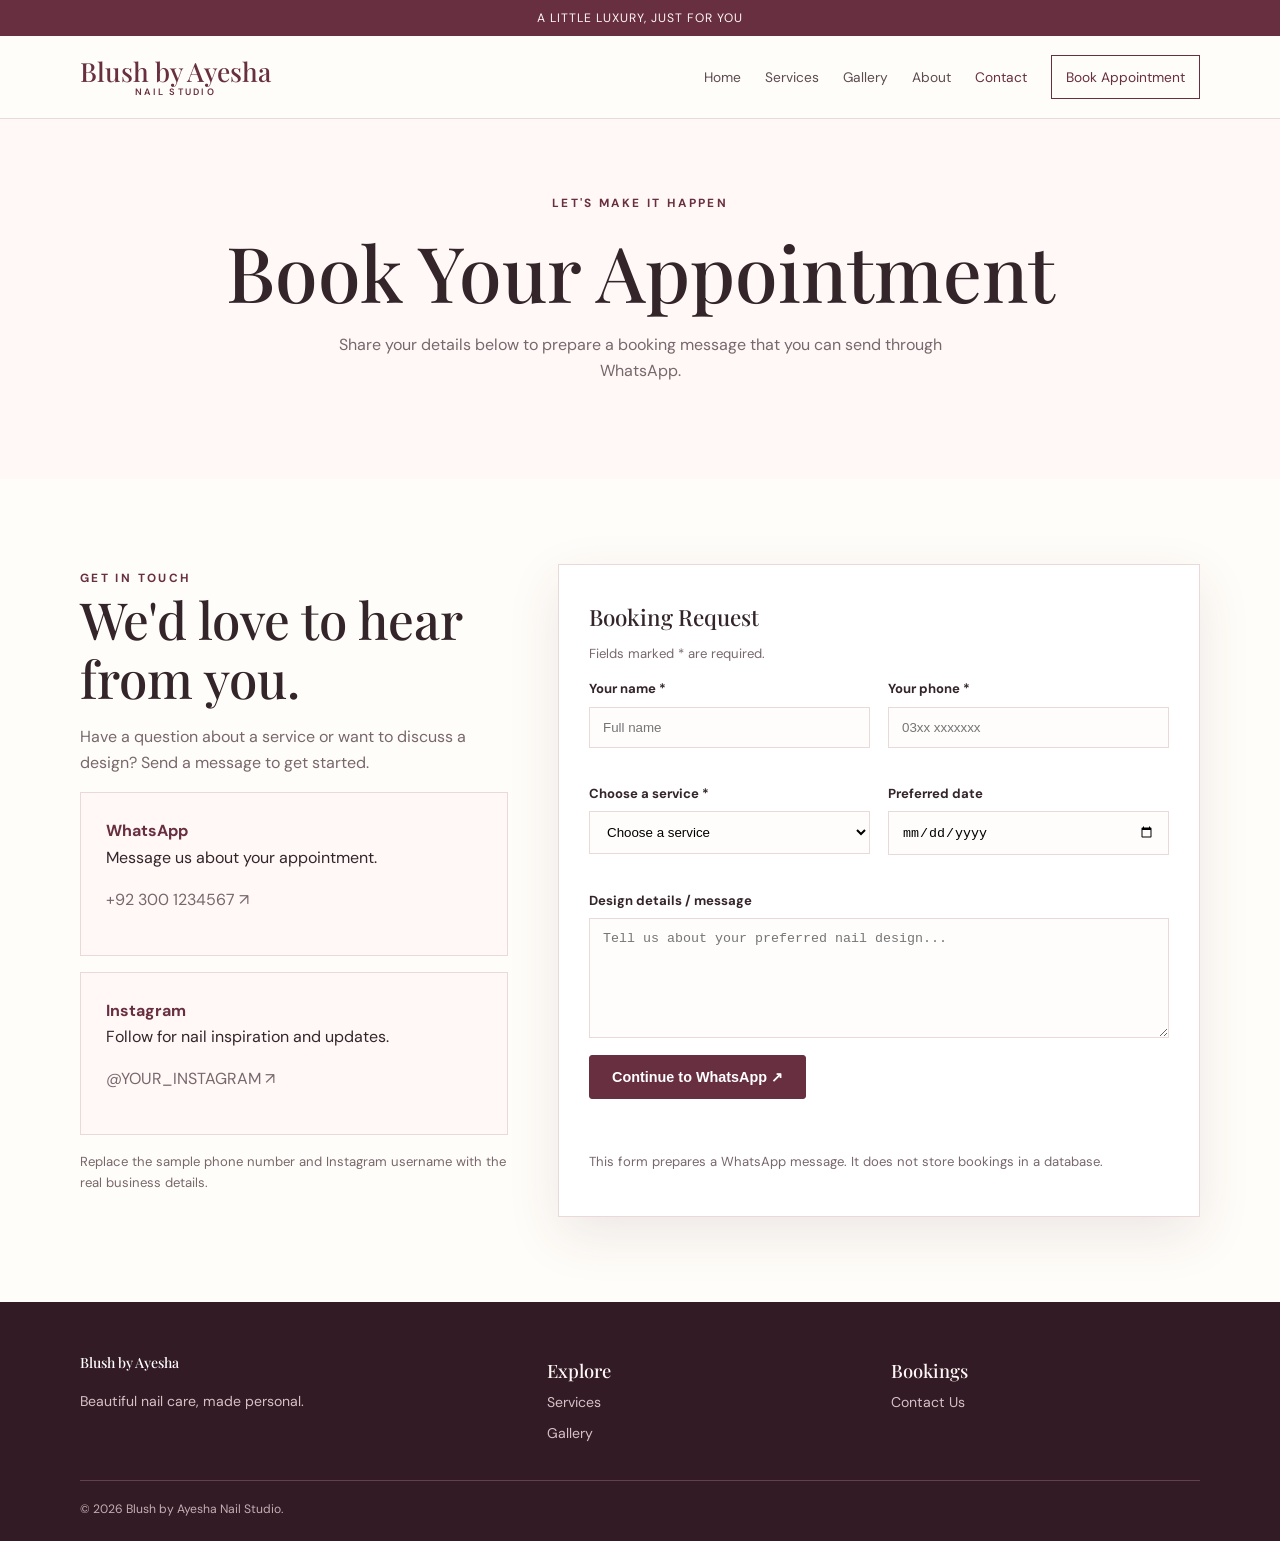
<file: contact.html>
<!DOCTYPE html>
<html lang="en">
<head>
  <meta charset="UTF-8">
  <meta name="viewport" content="width=device-width, initial-scale=1.0">
  <title>Contact | Blush by Ayesha</title>
  <link rel="stylesheet" href="style.css">
</head>
<body>

  <div class="top-note">A LITTLE LUXURY, JUST FOR YOU</div>

  <header class="site-header">
    <div class="container nav">
      <a class="brand" href="index.html">Blush by Ayesha<small>Nail Studio</small></a>
      <button class="menu-toggle" type="button">Menu ☰</button>
      <nav class="nav-links">
        <a href="index.html">Home</a>
        <a href="services.html">Services</a>
        <a href="gallery.html">Gallery</a>
        <a href="about.html">About</a>
        <a class="active" href="contact.html">Contact</a>
        <a class="nav-cta" href="contact.html">Book Appointment</a>
      </nav>
    </div>
  </header>

  <main>
    <section class="page-hero">
      <div class="container">
        <span class="eyebrow">LET'S MAKE IT HAPPEN</span>
        <h1>Book Your Appointment</h1>
        <p>
          Share your details below to prepare a booking message
          that you can send through WhatsApp.
        </p>
      </div>
    </section>

    <section class="section">
      <div class="container form-wrap">

        <div>
          <span class="eyebrow">GET IN TOUCH</span>
          <h2>We'd love to hear from you.</h2>
          <p>
            Have a question about a service or want to discuss a design?
            Send a message to get started.
          </p>

          <div class="contact-card">
            <strong>WhatsApp</strong>
            <span>Message us about your appointment.</span>
            <p>
              <a href="https://wa.me/923001234567" target="_blank" rel="noopener">
                +92 300 1234567 ↗
              </a>
            </p>
          </div>

          <div class="contact-card">
            <strong>Instagram</strong>
            <span>Follow for nail inspiration and updates.</span>
            <p>
              <a href="https://instagram.com/YOUR_INSTAGRAM"
                 target="_blank" rel="noopener">
                @YOUR_INSTAGRAM ↗
              </a>
            </p>
          </div>

          <p class="note">
            Replace the sample phone number and Instagram username
            with the real business details.
          </p>
        </div>

        <form class="booking-form" id="bookingForm">
          <h3>Booking Request</h3>
          <p class="note">Fields marked * are required.</p>

          <div class="form-grid">
            <div class="field">
              <label for="name">Your name *</label>
              <input id="name" name="name" type="text"
                     placeholder="Full name" required>
            </div>

            <div class="field">
              <label for="phone">Your phone *</label>
              <input id="phone" name="phone" type="tel"
                     placeholder="03xx xxxxxxx" required>
            </div>

            <div class="field">
              <label for="service">Choose a service *</label>
              <select id="service" name="service" required>
                <option value="">Choose a service</option>
                <option>Classic Manicure</option>
                <option>Gel Polish</option>
                <option>Gel Polish Removal</option>
                <option>Soft Gel Extensions</option>
                <option>Custom Nail Art</option>
                <option>Bridal / Occasion Set</option>
                <option>Not sure yet</option>
              </select>
            </div>

            <div class="field">
              <label for="date">Preferred date</label>
              <input id="date" name="date" type="date">
            </div>

            <div class="field full">
              <label for="message">Design details / message</label>
              <textarea id="message" name="message"
                placeholder="Tell us about your preferred nail design..."></textarea>
            </div>
          </div>

          <button class="btn" type="submit">
            Continue to WhatsApp ↗
          </button>

          <p class="form-status" id="formStatus" aria-live="polite"></p>

          <p class="note">
            This form prepares a WhatsApp message. It does not store
            bookings in a database.
          </p>
        </form>

      </div>
    </section>
  </main>

  <footer class="site-footer">
    <div class="container footer-grid">
      <div>
        <a class="brand" href="index.html">Blush by Ayesha</a>
        <p>Beautiful nail care, made personal.</p>
      </div>
      <div>
        <h3>Explore</h3>
        <div class="footer-links">
          <a href="services.html">Services</a>
          <a href="gallery.html">Gallery</a>
        </div>
      </div>
      <div>
        <h3>Bookings</h3>
        <div class="footer-links">
          <a href="contact.html">Contact Us</a>
        </div>
      </div>
    </div>
    <div class="container copyright">
      © <span class="year"></span> Blush by Ayesha Nail Studio.
    </div>
  </footer>

  <script src="script.js"></script>
</body>
</html>
</file>
<file: style.css>
@import url('https://fonts.googleapis.com/css2?family=DM+Sans:wght@400;500;600;700&family=Playfair+Display:wght@400;500;600;700&display=swap');

:root {
  --pink: #f7e8e8;
  --pink-soft: #fff8f7;
  --rose: #d8a7ad;
  --burgundy: #682f40;
  --burgundy-dark: #48202d;
  --cream: #fffdf9;
  --text: #34252a;
  --muted: #78676c;
  --gold: #b99562;
  --line: #ead9d9;
  --shadow: 0 18px 50px rgba(83, 38, 52, .10);
}

* {
  box-sizing: border-box;
}

html {
  scroll-behavior: smooth;
}

body {
  margin: 0;
  background: var(--cream);
  color: var(--text);
  font-family: 'DM Sans', sans-serif;
  line-height: 1.65;
}

img {
  display: block;
  max-width: 100%;
}

a {
  color: inherit;
  text-decoration: none;
}

.container {
  width: min(1120px, 90%);
  margin-inline: auto;
}

h1, h2, h3, .brand {
  font-family: 'Playfair Display', Georgia, serif;
  font-weight: 500;
  line-height: 1.15;
}

h1 {
  font-size: clamp(2.7rem, 6vw, 5.2rem);
  margin: 12px 0 16px;
}

h2 {
  font-size: clamp(2rem, 4vw, 3.25rem);
  margin: 0 0 16px;
}

h3 {
  font-size: 1.4rem;
  margin: 10px 0;
}

p {
  color: var(--muted);
}

.eyebrow {
  color: var(--burgundy);
  text-transform: uppercase;
  letter-spacing: .2em;
  font-size: .74rem;
  font-weight: 700;
}

.section {
  padding: 85px 0;
}

.section-heading {
  max-width: 650px;
  margin: 0 auto 42px;
  text-align: center;
}

.section-heading p {
  max-width: 520px;
  margin-inline: auto;
}

.top-note {
  background: var(--burgundy);
  color: #fff7f5;
  text-align: center;
  padding: 8px 12px;
  font-size: .76rem;
  letter-spacing: .08em;
}

.site-header {
  position: sticky;
  top: 0;
  z-index: 20;
  background: rgba(255, 253, 249, .97);
  border-bottom: 1px solid var(--line);
}

.nav {
  min-height: 82px;
  display: flex;
  align-items: center;
  justify-content: space-between;
  gap: 24px;
}

.brand {
  font-size: 1.65rem;
  color: var(--burgundy);
}

.brand small {
  display: block;
  font: 600 .58rem 'DM Sans', sans-serif;
  text-transform: uppercase;
  letter-spacing: .24em;
  text-align: center;
}

.nav-links {
  display: flex;
  align-items: center;
  gap: 24px;
}

.nav-links a {
  font-size: .86rem;
  color: #5d4b50;
}

.nav-links a:hover,
.nav-links a.active {
  color: var(--burgundy);
}

.nav-links .nav-cta {
  padding: 10px 14px;
  border: 1px solid var(--burgundy);
  color: var(--burgundy);
}

.menu-toggle {
  display: none;
  padding: 8px 12px;
  background: white;
  border: 1px solid var(--line);
  color: var(--burgundy);
  cursor: pointer;
}

.hero {
  padding: 55px 0 72px;
  background: linear-gradient(120deg, var(--pink-soft), #f7e6e5);
}

.hero-grid {
  display: grid;
  grid-template-columns: 1fr 1fr;
  align-items: center;
  gap: 54px;
}

.hero-copy p {
  max-width: 490px;
  font-size: 1.02rem;
  margin-bottom: 27px;
}

.hero-image {
  position: relative;
}

.hero-image img {
  width: 100%;
  height: 570px;
  object-fit: cover;
  border-radius: 48% 48% 4px 4px;
  box-shadow: var(--shadow);
}

.image-stamp {
  position: absolute;
  bottom: 24px;
  left: -20px;
  background: var(--cream);
  color: var(--burgundy);
  padding: 18px 20px;
  box-shadow: var(--shadow);
  font: 1.15rem 'Playfair Display', serif;
}

.hero-actions {
  display: flex;
  gap: 12px;
  flex-wrap: wrap;
}

.btn {
  display: inline-flex;
  justify-content: center;
  align-items: center;
  gap: 10px;
  padding: 13px 22px;
  border: 1px solid var(--burgundy);
  border-radius: 3px;
  background: var(--burgundy);
  color: white;
  font-weight: 700;
  font-size: .9rem;
  cursor: pointer;
  transition: .2s ease;
}

.btn:hover {
  background: var(--burgundy-dark);
  transform: translateY(-2px);
}

.btn-outline {
  background: transparent;
  color: var(--burgundy);
}

.btn-outline:hover {
  color: white;
}

.trust-row {
  display: flex;
  gap: 22px;
  flex-wrap: wrap;
  margin-top: 30px;
  color: var(--muted);
  font-size: .82rem;
}

.trust-row span::before {
  content: '✦';
  color: var(--gold);
  margin-right: 8px;
}

.feature-grid,
.service-grid,
.gallery-grid,
.values-grid {
  display: grid;
  grid-template-columns: repeat(3, 1fr);
  gap: 22px;
}

.feature-card,
.service-card {
  background: white;
  border: 1px solid var(--line);
}

.feature-card {
  padding: 28px;
}

.feature-card p,
.service-card p {
  font-size: .9rem;
}

.number {
  color: var(--gold);
  font: 2rem 'Playfair Display', serif;
}

.service-card {
  overflow: hidden;
  padding-bottom: 24px;
}

.service-card img {
  width: 100%;
  height: 245px;
  object-fit: cover;
}

.card-body {
  padding: 18px 22px 0;
}

.price {
  display: inline-block;
  margin-top: 10px;
  color: var(--burgundy);
  font-weight: 700;
}

.soft-section {
  background: var(--pink-soft);
}

.split {
  display: grid;
  grid-template-columns: 1fr 1fr;
  align-items: center;
  gap: 60px;
}

.split img {
  width: 100%;
  height: 460px;
  object-fit: cover;
}

.quote {
  padding: 55px 7%;
  background: var(--burgundy);
  color: #fff7f5;
  text-align: center;
}

.quote blockquote {
  max-width: 760px;
  margin: 0 auto 16px;
  font: 1.8rem/1.4 'Playfair Display', serif;
}

.quote p {
  color: #e9cfd4;
  font-size: .85rem;
}

.cta-band,
.page-hero {
  padding: 70px 0;
  background: var(--pink-soft);
  text-align: center;
}

.cta-band p,
.page-hero p {
  max-width: 610px;
  margin: 0 auto 24px;
}

.gallery-grid {
  gap: 16px;
}

.gallery-item {
  overflow: hidden;
  background: var(--pink);
}

.gallery-grid img {
  width: 100%;
  height: 330px;
  object-fit: cover;
  transition: transform .35s ease;
}

.gallery-item:hover img {
  transform: scale(1.04);
}

.price-list {
  max-width: 760px;
  margin: auto;
  border-top: 1px solid var(--line);
}

.price-row {
  display: flex;
  justify-content: space-between;
  gap: 20px;
  padding: 20px 4px;
  border-bottom: 1px solid var(--line);
}

.price-row strong {
  color: var(--burgundy);
  white-space: nowrap;
}

.note {
  font-size: .82rem;
  color: var(--muted);
}

.values-grid .feature-card {
  text-align: center;
}

.form-wrap {
  display: grid;
  grid-template-columns: .8fr 1.2fr;
  gap: 50px;
  align-items: start;
}

.contact-card {
  background: var(--pink-soft);
  padding: 25px;
  border: 1px solid var(--line);
  margin-bottom: 16px;
}

.contact-card strong {
  display: block;
  color: var(--burgundy);
}

.booking-form {
  padding: 30px;
  background: white;
  border: 1px solid var(--line);
  box-shadow: var(--shadow);
}

.form-grid {
  display: grid;
  grid-template-columns: 1fr 1fr;
  gap: 18px;
}

.field {
  display: flex;
  flex-direction: column;
  gap: 7px;
  margin-bottom: 17px;
}

.field.full {
  grid-column: 1 / -1;
}

.field label {
  font-size: .82rem;
  font-weight: 700;
}

.field input,
.field select,
.field textarea {
  width: 100%;
  padding: 12px 13px;
  border: 1px solid var(--line);
  background: #fffdfc;
  outline: none;
}

.field input:focus,
.field select:focus,
.field textarea:focus {
  border-color: var(--rose);
}

.field textarea {
  min-height: 120px;
  resize: vertical;
}

.form-status {
  min-height: 24px;
  font-size: .86rem;
  color: var(--burgundy);
}

.site-footer {
  padding: 48px 0 22px;
  background: #321b24;
  color: #fff7f5;
}

.footer-grid {
  display: grid;
  grid-template-columns: 1.4fr 1fr 1fr;
  gap: 35px;
}

.site-footer .brand {
  color: white;
}

.site-footer p,
.site-footer a {
  color: #d7c1c7;
  font-size: .88rem;
}

.site-footer h3 {
  font-size: 1.15rem;
}

.footer-links {
  display: grid;
  gap: 8px;
}

.copyright {
  border-top: 1px solid #62414d;
  padding-top: 18px;
  margin-top: 35px;
  font-size: .76rem;
  color: #c4aeb5;
}

@media (max-width: 850px) {
  .menu-toggle {
    display: block;
  }

  .nav-links {
    display: none;
    position: absolute;
    top: 82px;
    left: 0;
    right: 0;
    padding: 20px 5%;
    background: var(--cream);
    border-bottom: 1px solid var(--line);
    flex-direction: column;
    align-items: stretch;
    gap: 16px;
  }

  .nav-links.open {
    display: flex;
  }

  .nav-links .nav-cta {
    text-align: center;
  }

  .hero-grid,
  .split,
  .form-wrap {
    grid-template-columns: 1fr;
    gap: 35px;
  }

  .hero-image {
    max-width: 560px;
    margin: auto;
  }

  .hero-image img {
    height: 460px;
  }

  .feature-grid,
  .service-grid,
  .gallery-grid,
  .values-grid {
    grid-template-columns: repeat(2, 1fr);
  }

  .split img {
    height: 380px;
  }
}

@media (max-width: 560px) {
  .section {
    padding: 60px 0;
  }

  .hero {
    padding-top: 30px;
  }

  .hero-image img {
    height: 380px;
  }

  .feature-grid,
  .service-grid,
  .gallery-grid,
  .values-grid,
  .footer-grid,
  .form-grid {
    grid-template-columns: 1fr;
  }

  .gallery-grid img {
    height: 350px;
  }

  .quote blockquote {
    font-size: 1.4rem;
  }

  .booking-form {
    padding: 22px;
  }

  .price-row {
    font-size: .9rem;
  }
}
</file>
